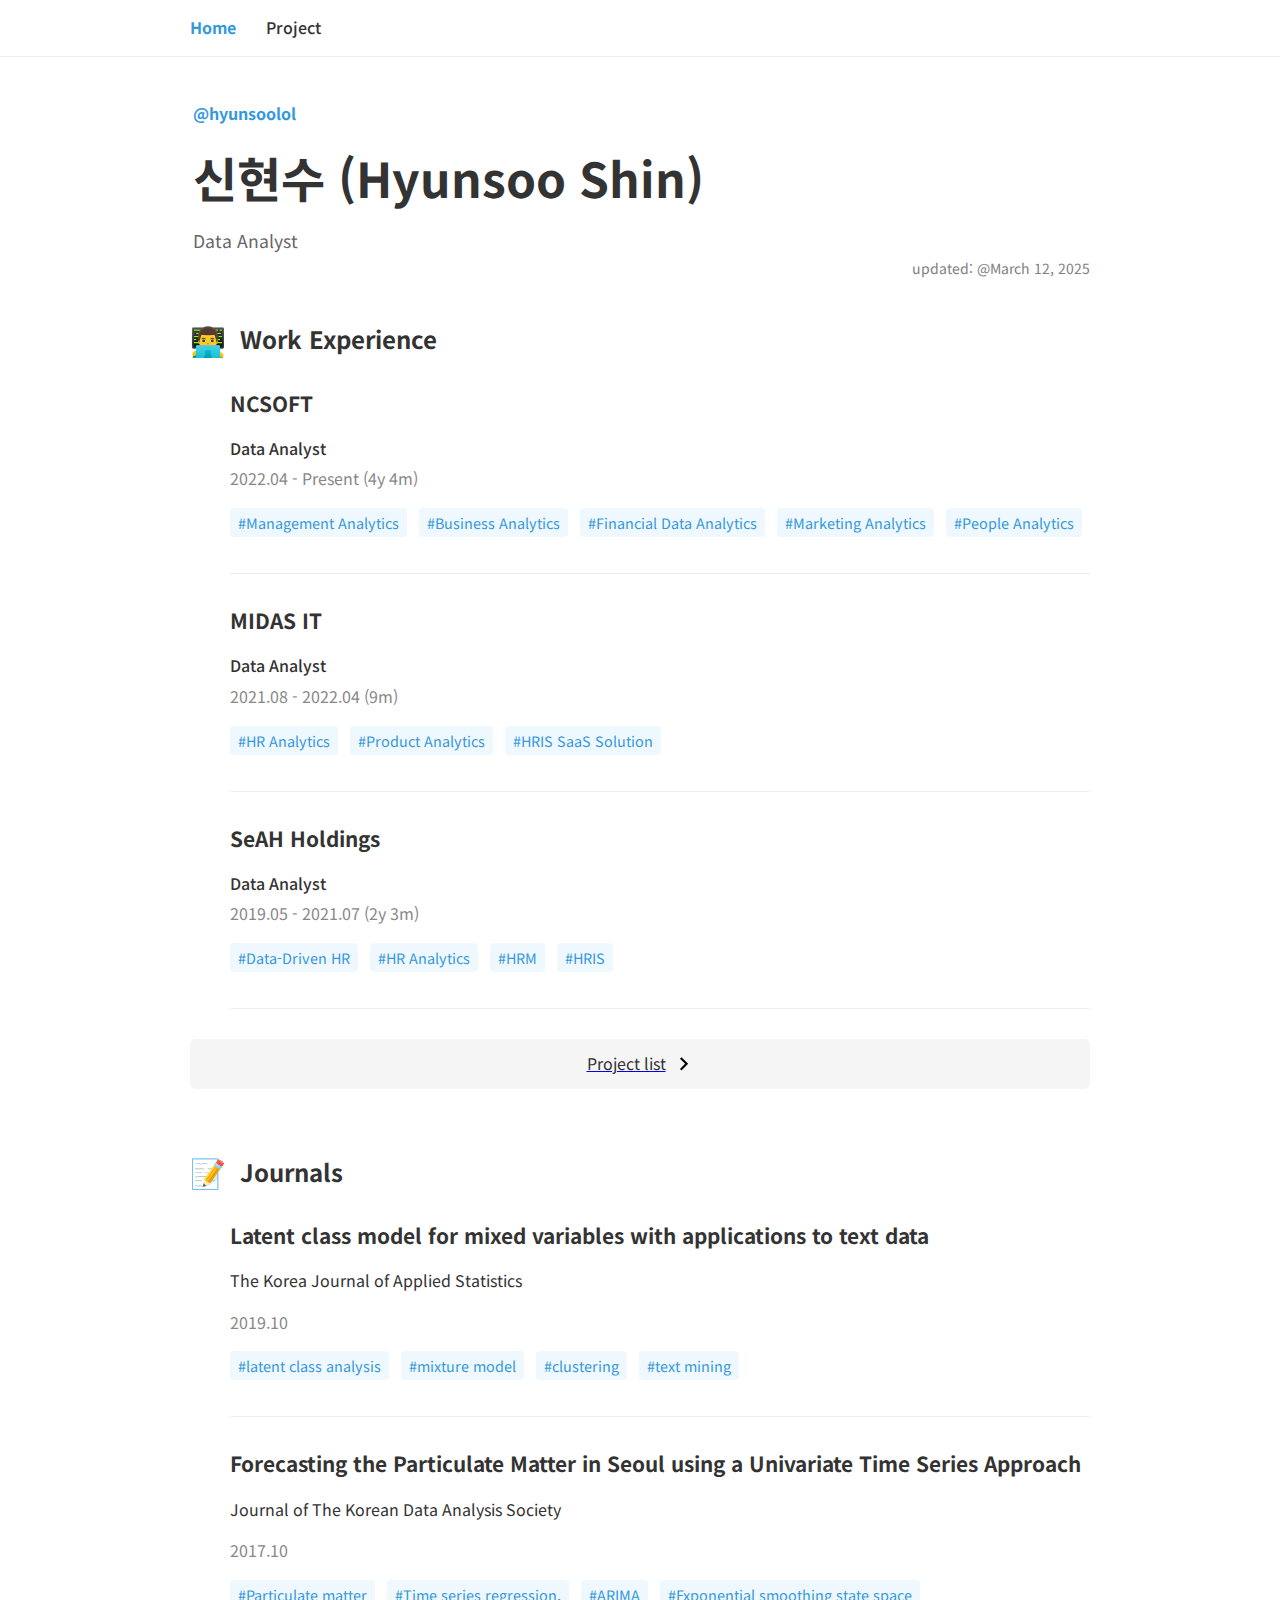
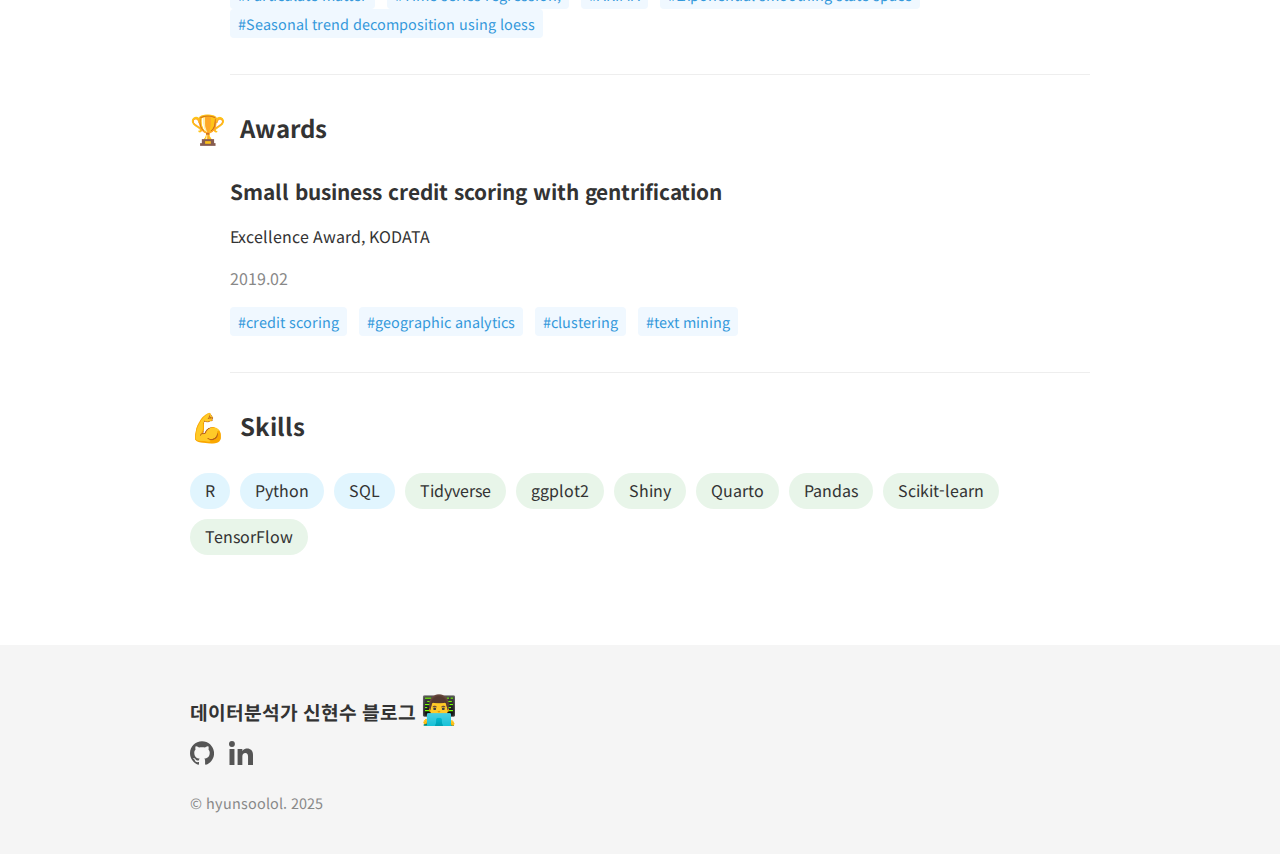
<file: index.html>
<!DOCTYPE html>
 <html lang="ko">
 <head>
   <meta charset="UTF-8">
   <meta name="viewport" content="width=device-width, initial-scale=1.0">
   <title>데이터분석가 신현수 블로그 👨‍💻 </title>
   <meta name="description" content="Welcome to my personal blog">
 
   <!-- SEO Meta Tags -->
   <meta itemprop="name" content="데이터분석가 신현수 블로그 👨‍💻">
   <meta itemprop="description" content="Welcome to my personal blog">
 
   <!-- Open Graph / Facebook -->
   <meta property="og:type" content="website">
   <meta property="og:title" content="데이터분석가 신현수 블로그 👨‍💻">
   <meta property="og:description" content="Welcome to my personal blog">
   <meta property="og:image" content="/meta/cover.png">
 
   <!-- Twitter Meta Tags -->
   <meta name="twitter:card" content="summary_large_image">
   <meta name="twitter:title" content="데이터분석가 신현수 블로그 👨‍💻">
   <meta name="twitter:description" content="Welcome to my personal blog">
   <meta name="twitter:image" content="/meta/cover.png">
   
   <!-- CSS -->
   <link rel="stylesheet" href="styles.css">
   <link rel="preconnect" href="https://fonts.googleapis.com">
   <link rel="preconnect" href="https://fonts.gstatic.com" crossorigin>
   <link href="https://fonts.googleapis.com/css2?family=Noto+Sans+KR:wght@300;400;500;600;700&display=swap" rel="stylesheet">
 
    <!-- Google Analytics -->
   <script async src="https://www.googletagmanager.com/gtag/js?id=G-G93YP5KK16"></script>
   <script>
     window.dataLayer = window.dataLayer || [];
     function gtag(){dataLayer.push(arguments);}
     gtag('js', new Date());
 
     gtag('config', 'G-G93YP5KK16');
   </script>
   
   <!-- ✅ 재직 기간 -->
   <script>
     function calculateTenure(startYear, startMonth) {
         const startDate = new Date(startYear, startMonth - 2); // 월은 0부터 시작
         const today = new Date();
         
         let years = today.getFullYear() - startDate.getFullYear();
         let months = today.getMonth() - startDate.getMonth();
   
         if (months < 0) {
             years--;
             months += 12;
         }
   
         return `${years}y ${months}m`;
     }
   
     document.addEventListener("DOMContentLoaded", function() {
         document.getElementById("ncsoft-tenure").textContent = calculateTenure(2022, 4);
     });
   </script>
   
 </head>
 <body>
   <nav class="nav">
     <div class="nav-container">
       <ul>
         <li class="transition"><a href="index" class="active">Home</a></li>
         <li class="transition"><a href="project">Project</a></li>
       </ul>
     </div>
   </nav>
   
   <main>
     <div class="intro-animation">
       <section class="explanation">
         <table>
           <tr>
             <td rowspan="3"></td>
             <td><span class="primary">@hyunsoolol</span></td>
           </tr>
           <tr>
             <td><h1 class="intro">신현수 (Hyunsoo Shin)</h1></td>
           </tr>
           <tr>
             <td class="description">Data Analyst</td>
           </tr>
         </table>
         <td class="description">
           <span class="updated">updated: @March 12, 2025</span>
         </td>
       </section>
       </tr>
     </div>
 
     <div class="loading-animation">
       <section class="resume">
         <div class="resume-info">
           <p class="second-label">
             <span class="label-emoji">👨‍💻</span>
             &nbsp; Work Experience
           </p>
         </div>
         <ul>
           <div class="workplace-wrap">
             <li class="workplace">
               <p class="workplace-name">
                 <a target="_blank" href="http://www.ncsoft.com" class="transition">NCSOFT</a>
               </p>
               <div class="work-info">
                 <p class="work-role">Data Analyst</p>
                 <p class="work-sub-info">2022.04 - Present (<span id="ncsoft-tenure"></span>)</p>
                 <p class="work-skill">
                   <span>#Management Analytics</span>
                   <span>#Business Analytics</span>
                   <span>#Financial Data Analytics</span>
                   <span>#Marketing Analytics</span>
                   <span>#People Analytics</span>
                 </p>
               </div>
             </li>
           </div>
           <div class="workplace-wrap">
             <li class="workplace">
               <p class="workplace-name">
                 <a target="_blank" href="http://www.midasit.com" class="transition">MIDAS IT</a>
               </p>
               <div class="work-info">
                 <p class="work-role">Data Analyst</p>
                 <p class="work-sub-info">2021.08 - 2022.04 (9m)</p>
                 <p class="work-skill">
                   <span>#HR Analytics</span>
                   <span>#Product Analytics</span>
                   <span>#HRIS SaaS Solution</span>
                 </p>
               </div>
             </li>
           </div>
           <div class="workplace-wrap">
             <li class="workplace">
               <p class="workplace-name">
                 <a target="_blank" href="http://www.seahholdings.co.kr" class="transition">SeAH Holdings</a>
               </p>
               <div class="work-info">
                 <p class="work-role">Data Analyst</p>
                 <p class="work-sub-info">2019.05 - 2021.07 (2y 3m)</p>
                 <p class="work-skill">
                   <span>#Data-Driven HR</span>
                   <span>#HR Analytics</span>
                   <span>#HRM</span>
                   <span>#HRIS</span>
                 </p>
               </div>
             </li>
           </div>
           <!-- Add more workplace entries as needed -->
         </ul>
 
         <a href="project" class="transition">
           <div class="view-all-projects transition">
               <span>Project list</span>
               <svg id="Layer_1" data-name="Layer 1" xmlns="http://www.w3.org/2000/svg" viewBox="0 0 24 24"><defs><style>.cls-1{fill:none;}</style></defs><path d="M7.2,17.9l6.1-6.1L7.2,5.6,9,3.8l8,8-8,8Z" /><path class="cls-1" d="M.1-.2h24v24H.1Z" /></svg>
           </div>
       </a>
   
       </section>
 
       <section class="journals">
         <div class="journals-info">
           <p class="second-label">
             <span class="label-emoji">📝</span>
             &nbsp; Journals
           </p>
         </div>
         <ul>
           <div class="journals-wrap">
             <li class="journals">
               <p class="journals-name">
                 <a target="_blank" href="https://koreascience.or.kr/article/JAKO201910861318138.pdf" class="transition">Latent class model for mixed variables with applications to text data</a>
               </p>
               <div class="journals-info">
                 <p class="journals-place">The Korea Journal of Applied Statistics</p>
                 <p class="journals-sub-info">2019.10</p>
                 <p class="journals-skill">
                   <span>#latent class analysis</span>
                   <span>#mixture model</span>
                   <span>#clustering</span>
                   <span>#text mining</span>
                 </p>
               </div>
             </li>
           </div>
           <div class="journals-wrap">
             <li class="journals">
               <p class="journals-name">
                 <a target="_blank" href="https://www.kci.go.kr/kciportal/ci/sereArticleSearch/ciSereArtiView.kci?sereArticleSearchBean.artiId=ART002280834" class="transition">Forecasting the Particulate Matter in Seoul using a Univariate Time Series Approach</a>
               </p>
               <div class="journals-info">
                 <p class="journals-place">Journal of The Korean Data Analysis Society</p>
                 <p class="journals-sub-info">2017.10</p>
                 <p class="journals-skill">
                   <span>#Particulate matter</span>
                   <span>#Time series regression,</span>
                   <span>#ARIMA</span>
                   <span>#Exponential smoothing state space</span>
                   <span>#Seasonal trend decomposition using loess</span>
                 </p>
               </div>
             </li>
           </div>
           <!-- Add more workplace entries as needed -->
         </ul>
         <section class="award">
           <div class="award-info">
             <p class="second-label">
               <span class="label-emoji">🏆</span>
               &nbsp; Awards
             </p>
           </div>
           <ul>
             <div class="award-wrap">
               <li class="award">
                 <p class="award-name">
                   <a target="_blank" href="http://koreaict.or.kr/kicta/html/bodo_view.asp?idx=348&page=4&keyword1=&keyword2=" class="transition">Small business credit scoring with gentrification</a>
                 </p>
                 <div class="award-info">
                   <p class="award-place">Excellence Award, KODATA</p>
                   <p class="award-sub-info">2019.02</p>
                   <p class="award-skill">
                     <span>#credit scoring</span>
                     <span>#geographic analytics</span>
                     <span>#clustering</span>
                     <span>#text mining</span>
                   </p>
                 </div>
               </li>
             </div>
             <!-- Add more workplace entries as needed -->
           </ul>
 
       <section class="skill">
         <div class="resume-info">
           <p class="second-label">
             <span class="label-emoji">💪</span>
             &nbsp; Skills
           </p>
         </div>
         <ul>
           <!-- 프레임워크 -->
           <li class="skill_name framework"><span>R</span></li>
           <li class="skill_name framework"><span>Python</span></li>
           <li class="skill_name framework"><span>SQL</span></li>
           <!-- 프로그래밍 언어 -->
           <li class="skill_name language"><span>Tidyverse</span></li>
           <li class="skill_name language"><span>ggplot2</span></li>
           <li class="skill_name language"><span>Shiny</span></li>
           <li class="skill_name language"><span>Quarto</span></li>
           <li class="skill_name language"><span>Pandas</span></li>
           <li class="skill_name language"><span>Scikit-learn</span></li>
           <li class="skill_name language"><span>TensorFlow</span></li>
           <!-- Add more skills as needed -->
         </ul>
       </section>
     </div>
   </main>
   
   <footer>
     <address class="footer_wrap">
       <div class="information">
         <div class="myname">데이터분석가 신현수 블로그
           <span class="label-emoji">👨‍💻</span>
         </div>
         <div class="accounts">
           <a href="http://github.com/hyunsoolol" target="_blank" class="transition">
             <svg viewBox="0 0 32.6 31.8">
               <path fill-rule="evenodd" clip-rule="evenodd" d="M16.3,0C7.3,0,0,7.3,0,16.3c0,7.2,4.7,13.3,11.1,15.5c0.8,0.1,1.1-0.4,1.1-0.8c0-0.4,0-1.4,0-2.8c-4.5,1-5.5-2.2-5.5-2.2c-0.7-1.9-1.8-2.4-1.8-2.4c-1.5-1,0.1-1,0.1-1c1.6,0.1,2.5,1.7,2.5,1.7c1.5,2.5,3.8,1.8,4.7,1.4c0.1-1.1,0.6-1.8,1-2.2c-3.6-0.4-7.4-1.8-7.4-8.1c0-1.8,0.6-3.2,1.7-4.4C7.4,10.7,6.8,9,7.7,6.8c0,0,1.4-0.4,4.5,1.7c1.3-0.4,2.7-0.5,4.1-0.5c1.4,0,2.8,0.2,4.1,0.5c3.1-2.1,4.5-1.7,4.5-1.7c0.9,2.2,0.3,3.9,0.2,4.3c1,1.1,1.7,2.6,1.7,4.4c0,6.3-3.8,7.6-7.4,8c0.6,0.5,1.1,1.5,1.1,3c0,2.2,0,3.9,0,4.5c0,0.4,0.3,0.9,1.1,0.8c6.5-2.2,11.1-8.3,11.1-15.5C32.6,7.3,25.3,0,16.3,0z"></path>
             </svg>
           </a>
           <a href="http://www.linkedin.com/in/hyunsoolol/" target="_blank" class="transition">
             <svg viewBox="0 0 38.3 38.3">
               <rect x="0.8" y="12.8" width="7.9" height="25.5"></rect>
               <ellipse cx="4.7" cy="4.7" rx="4.7" ry="4.7"></ellipse>
               <path d="M21.3,24.9c0-3.6,1.7-5.7,4.8-5.7c2.9,0,4.3,2.1,4.3,5.7c0,3.7,0,13.4,0,13.4h7.9c0,0,0-9.3,0-16.2c0-6.8-3.9-10.1-9.3-10.1s-7.7,4.2-7.7,4.2v-3.4h-7.6v25.5h7.6C21.3,38.3,21.3,28.8,21.3,24.9z"></path>
             </svg>
           </a>
         </div>
       </div>
       <div class="copyright">
         <span>&copy; hyunsoolol. <time datetime="2025-03-11">2025</time></span>
       </div>    
     </address>
   </footer>
 </body>
 </html>
</file>
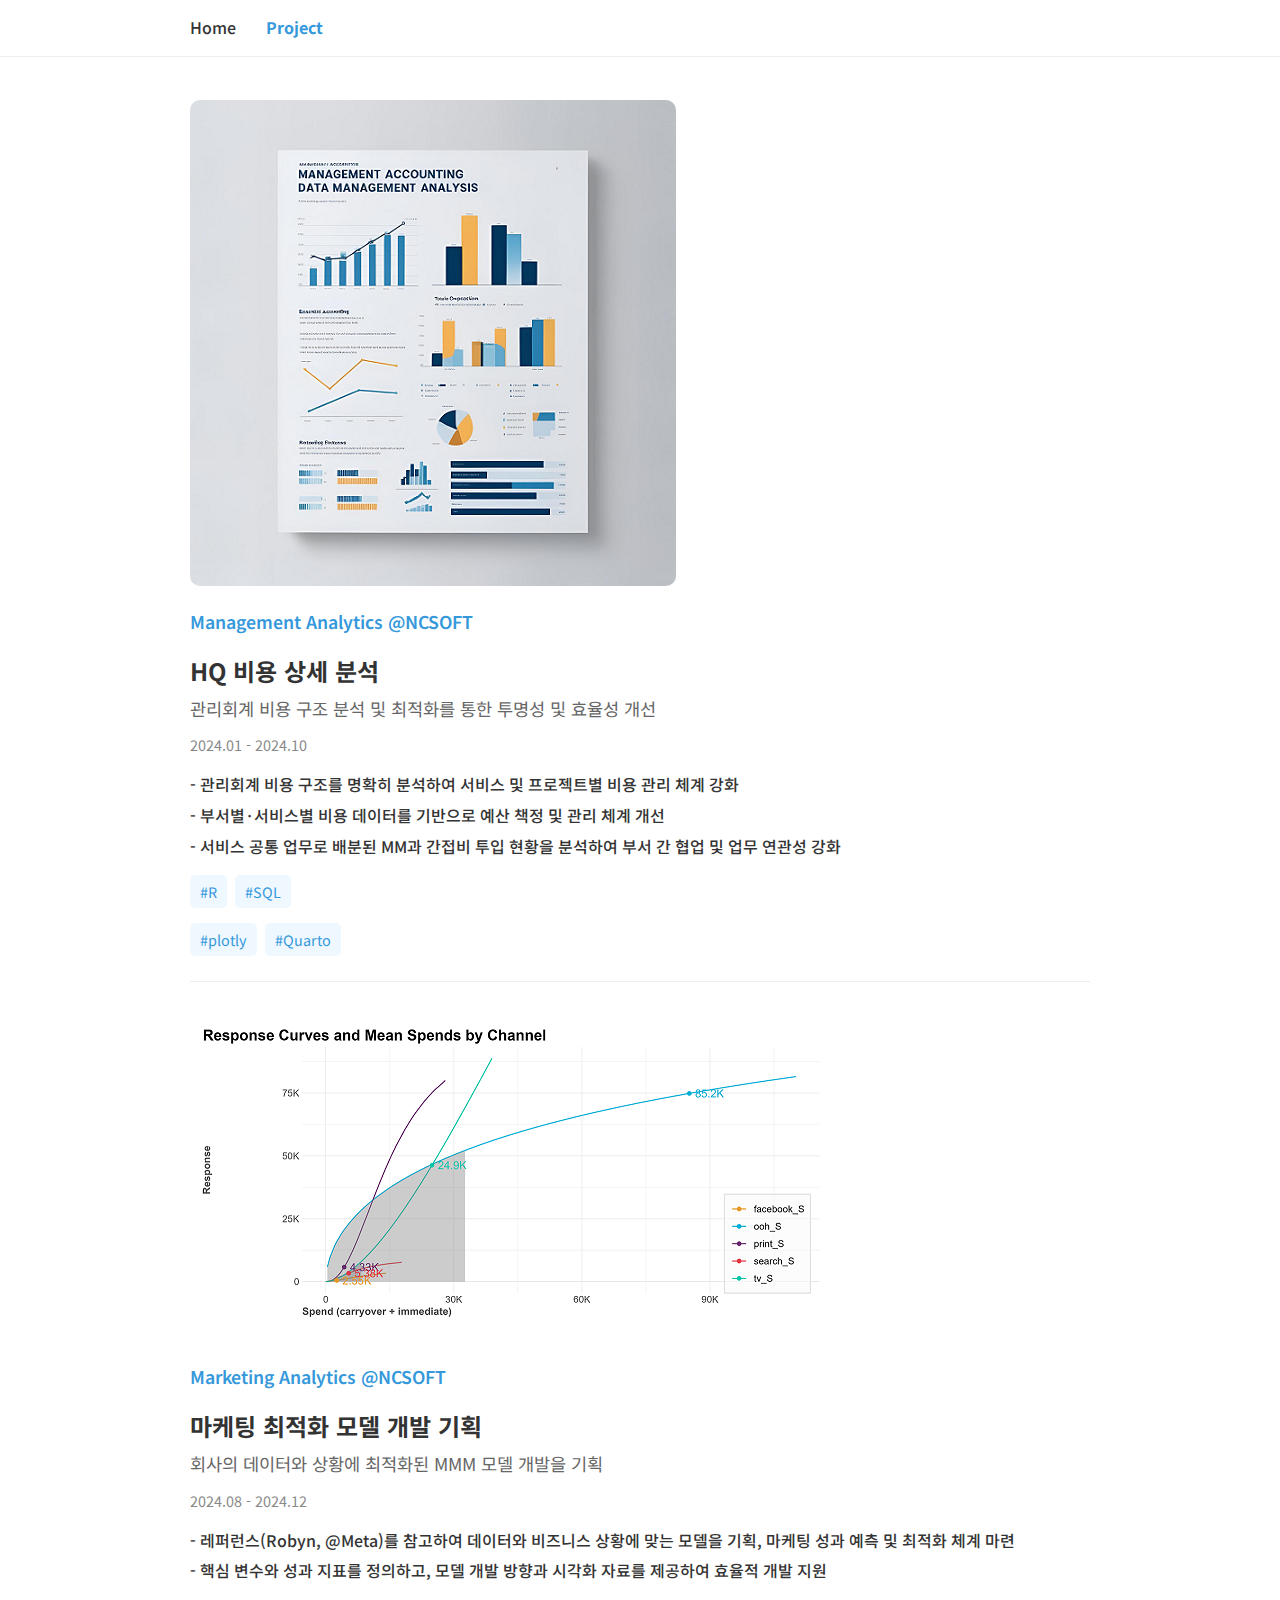
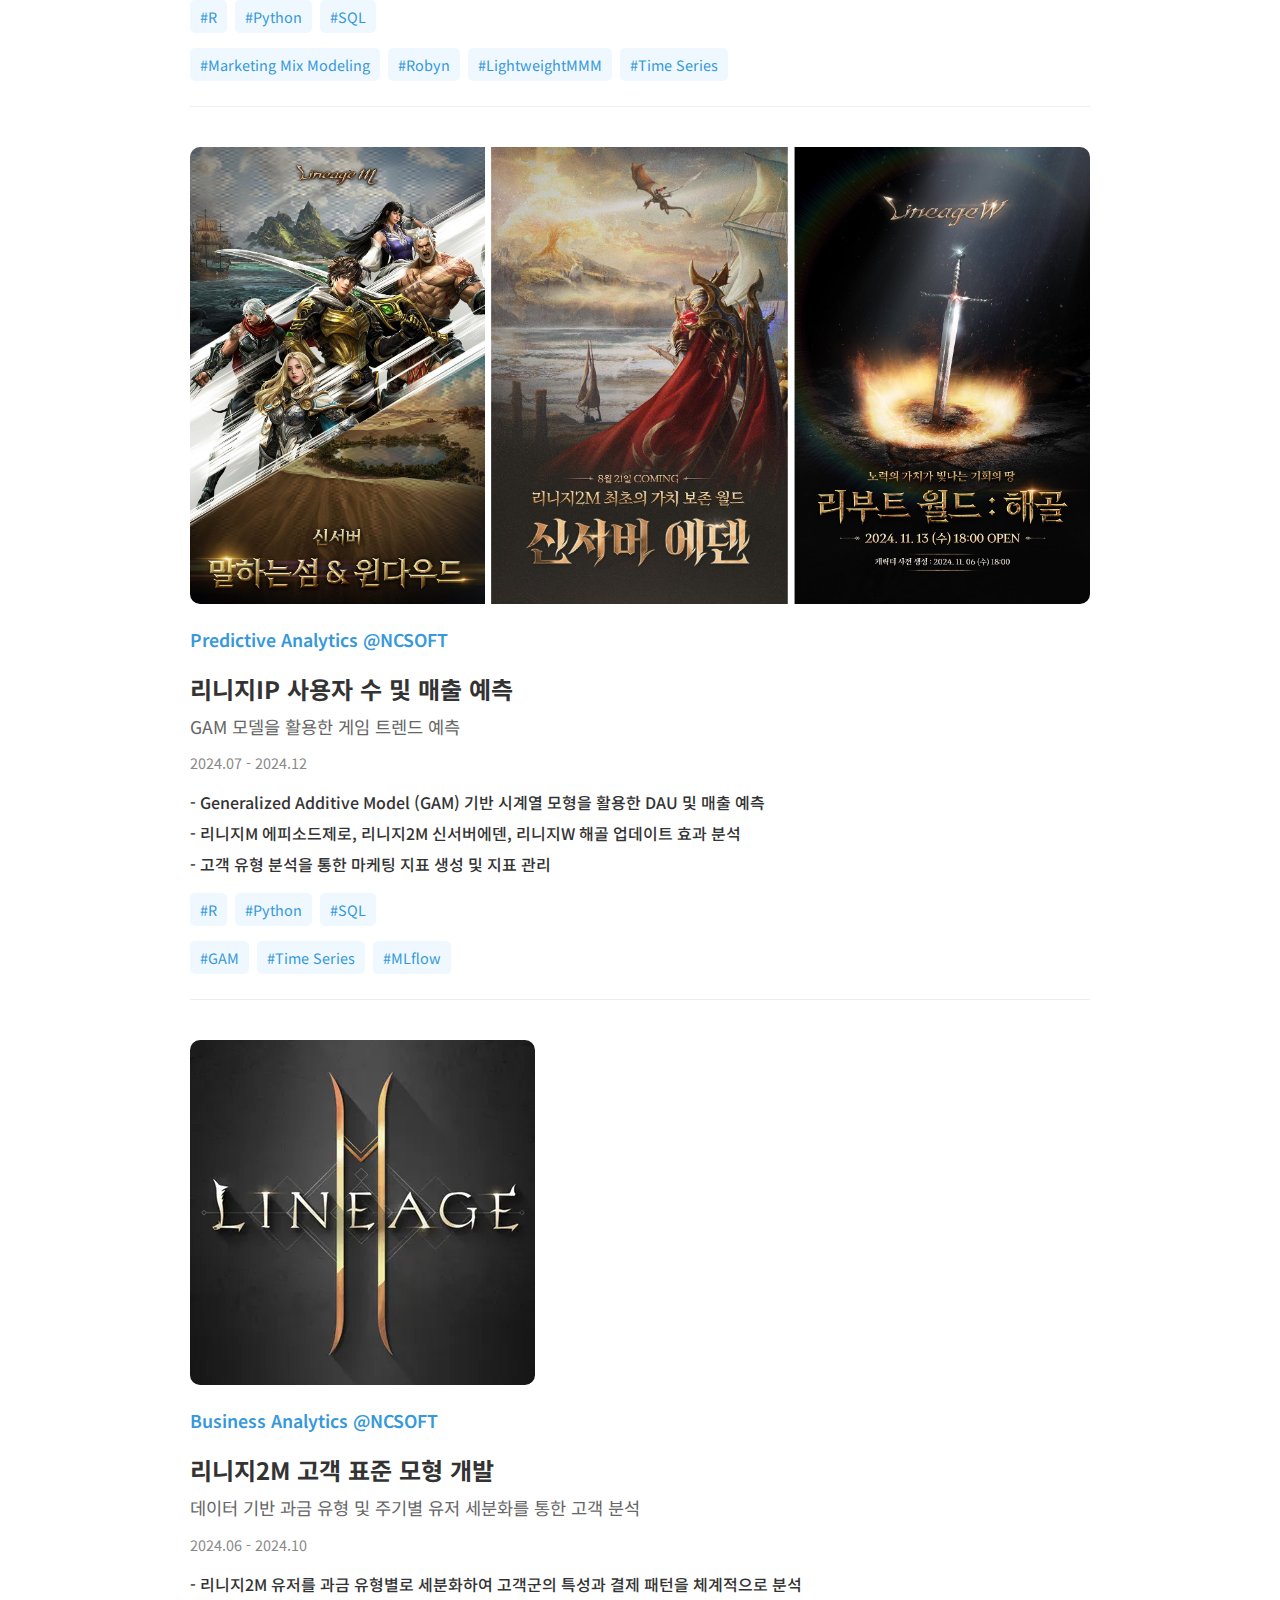
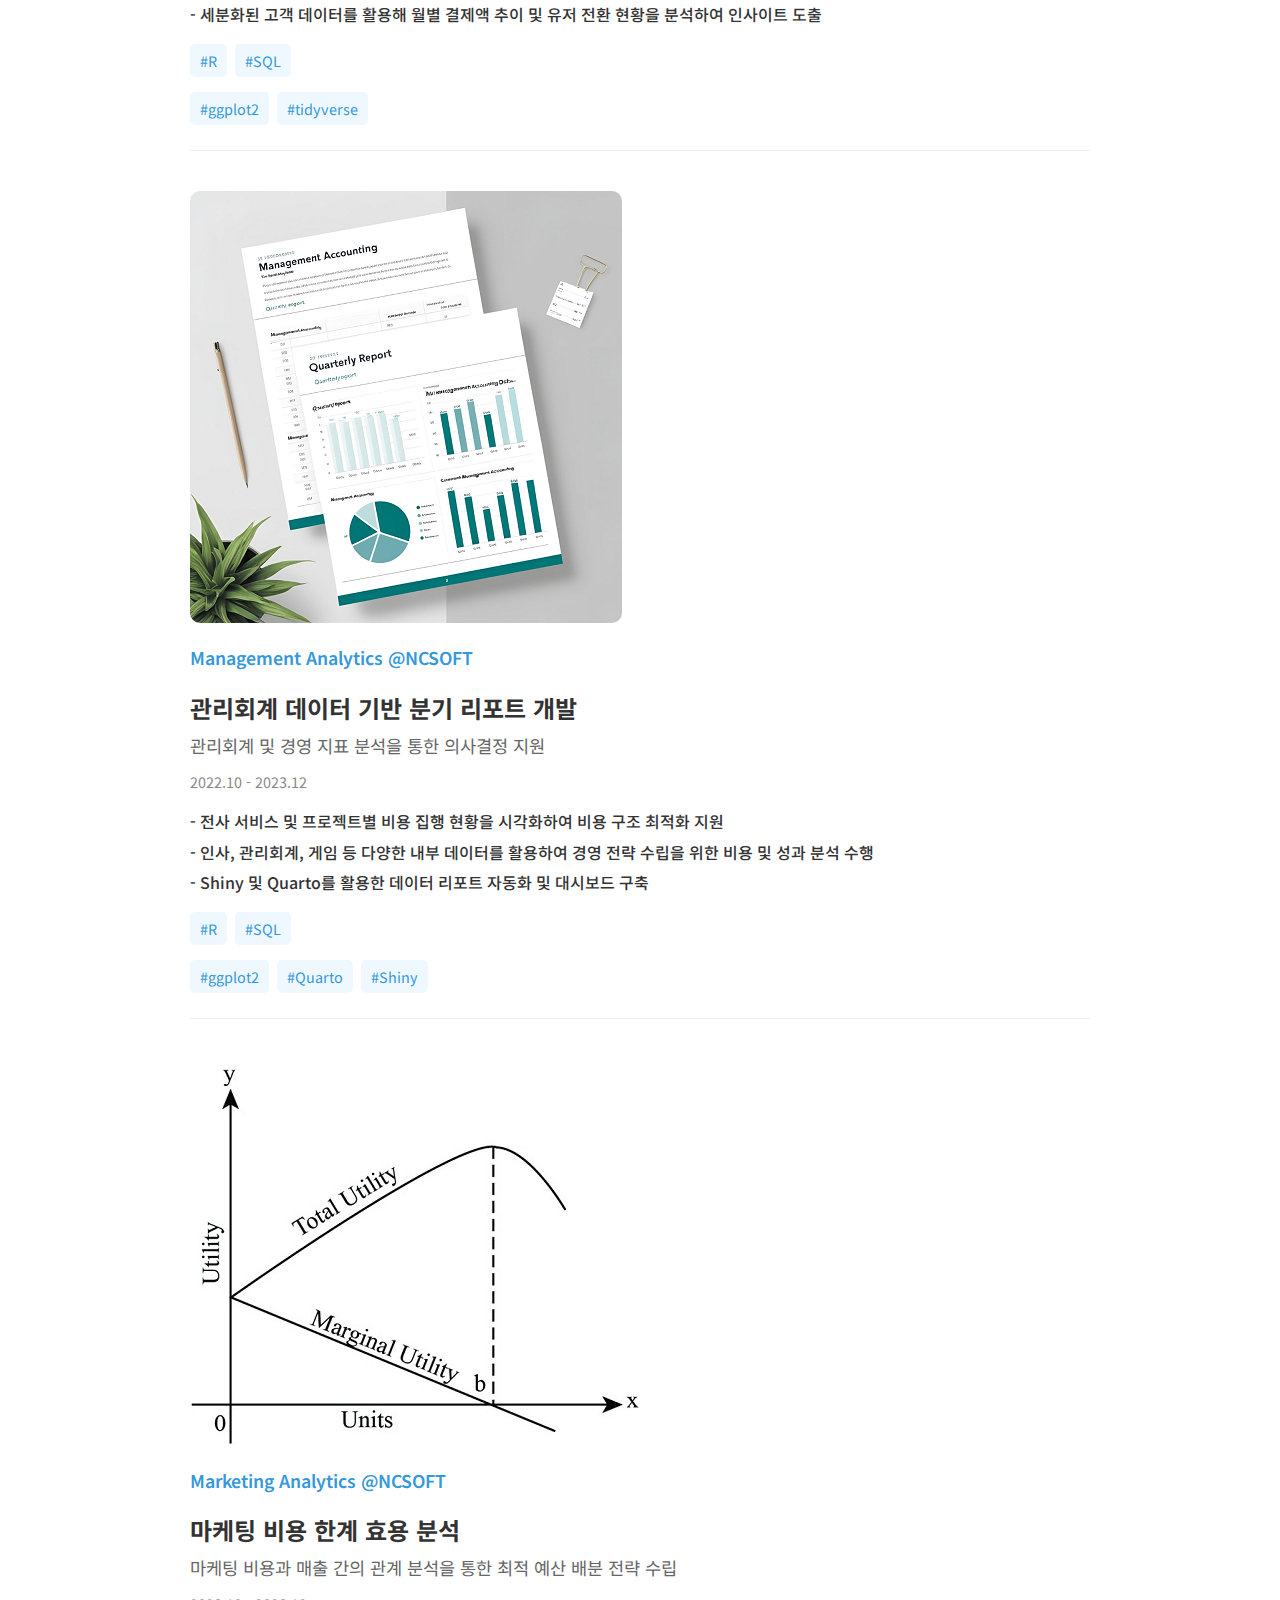
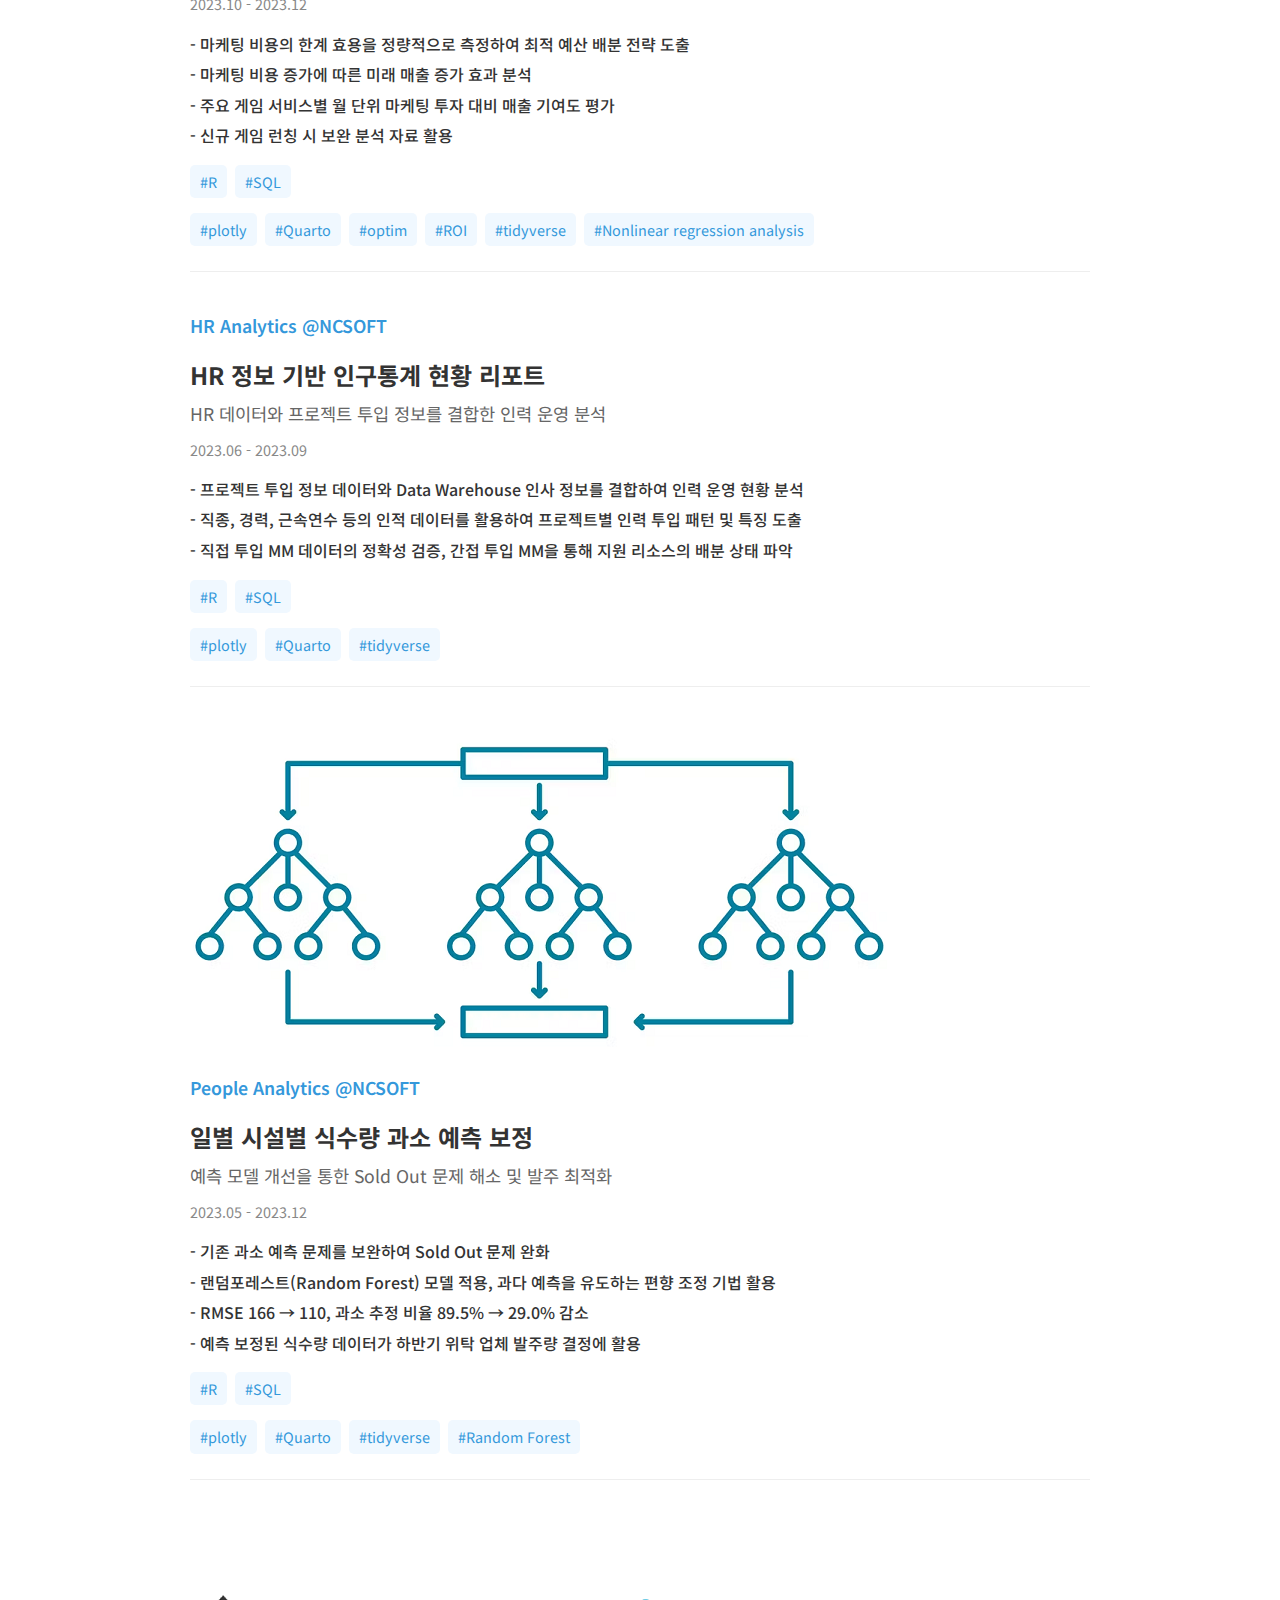
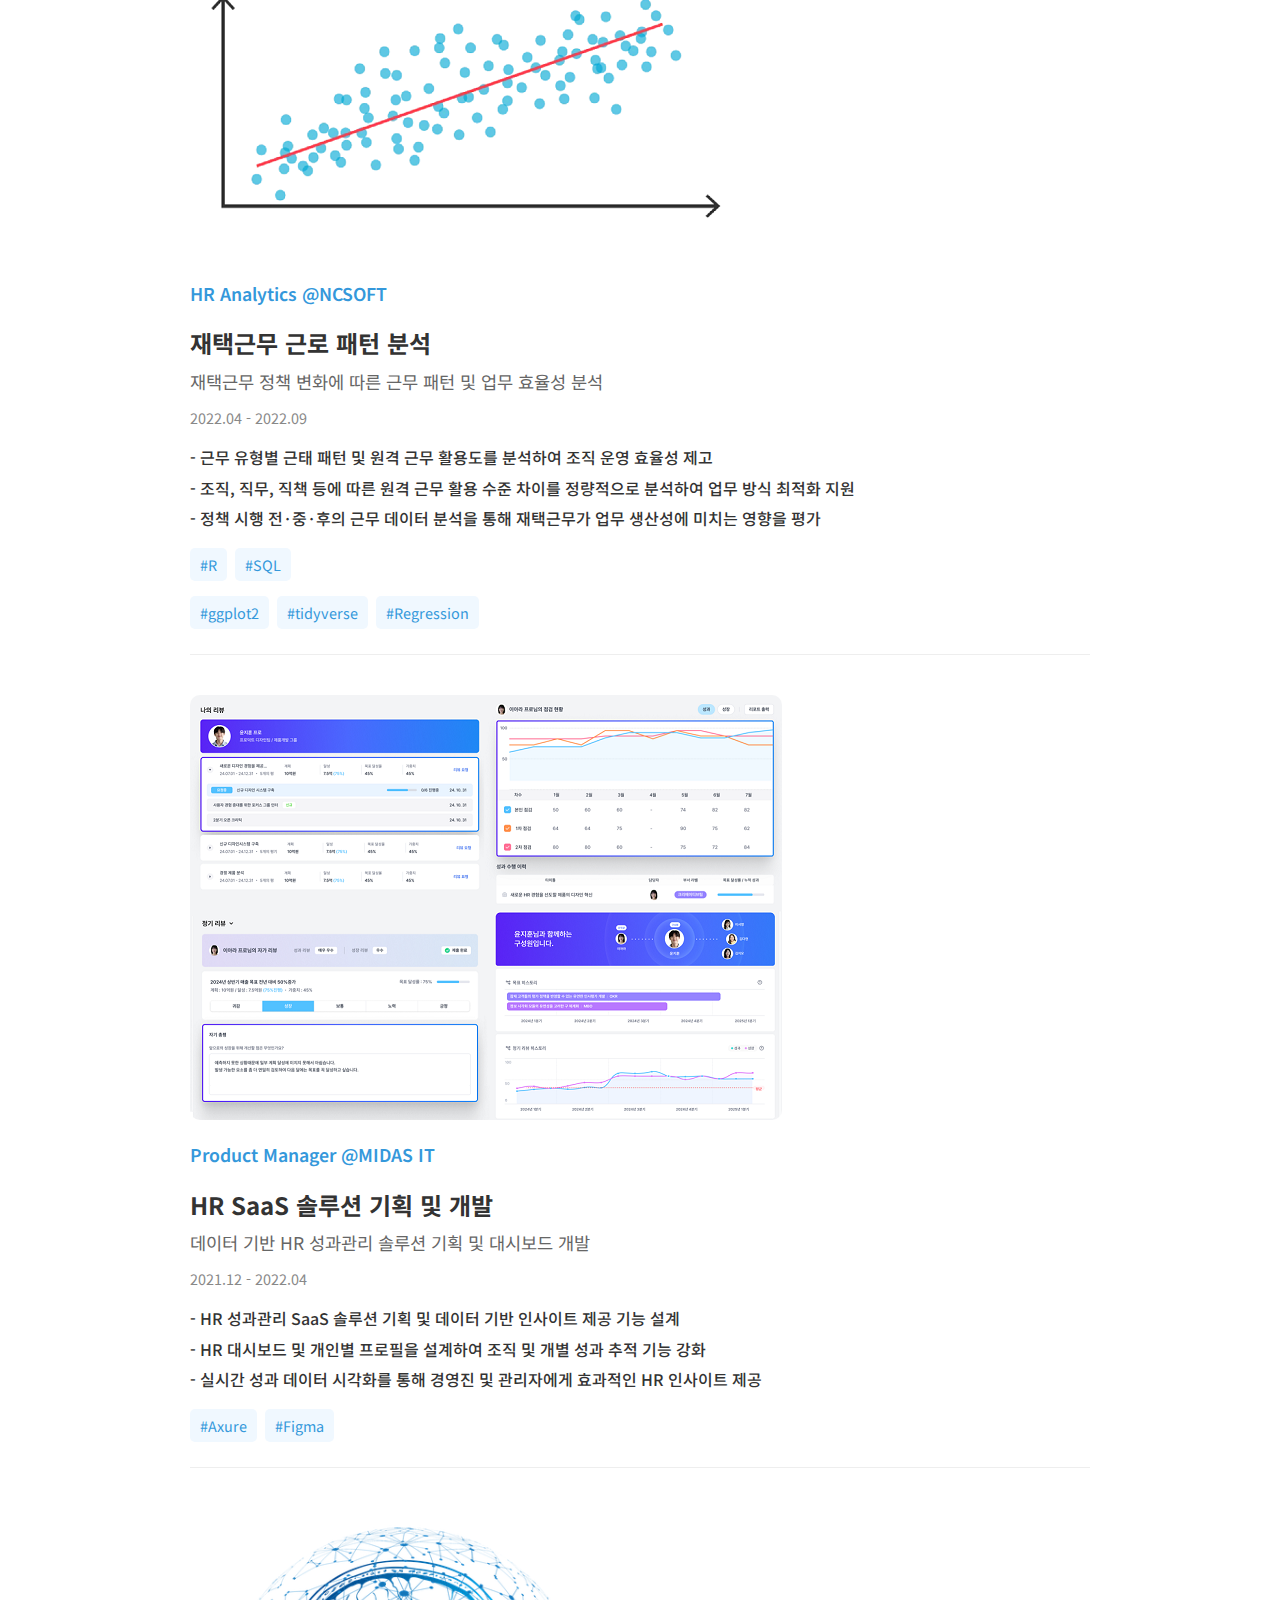
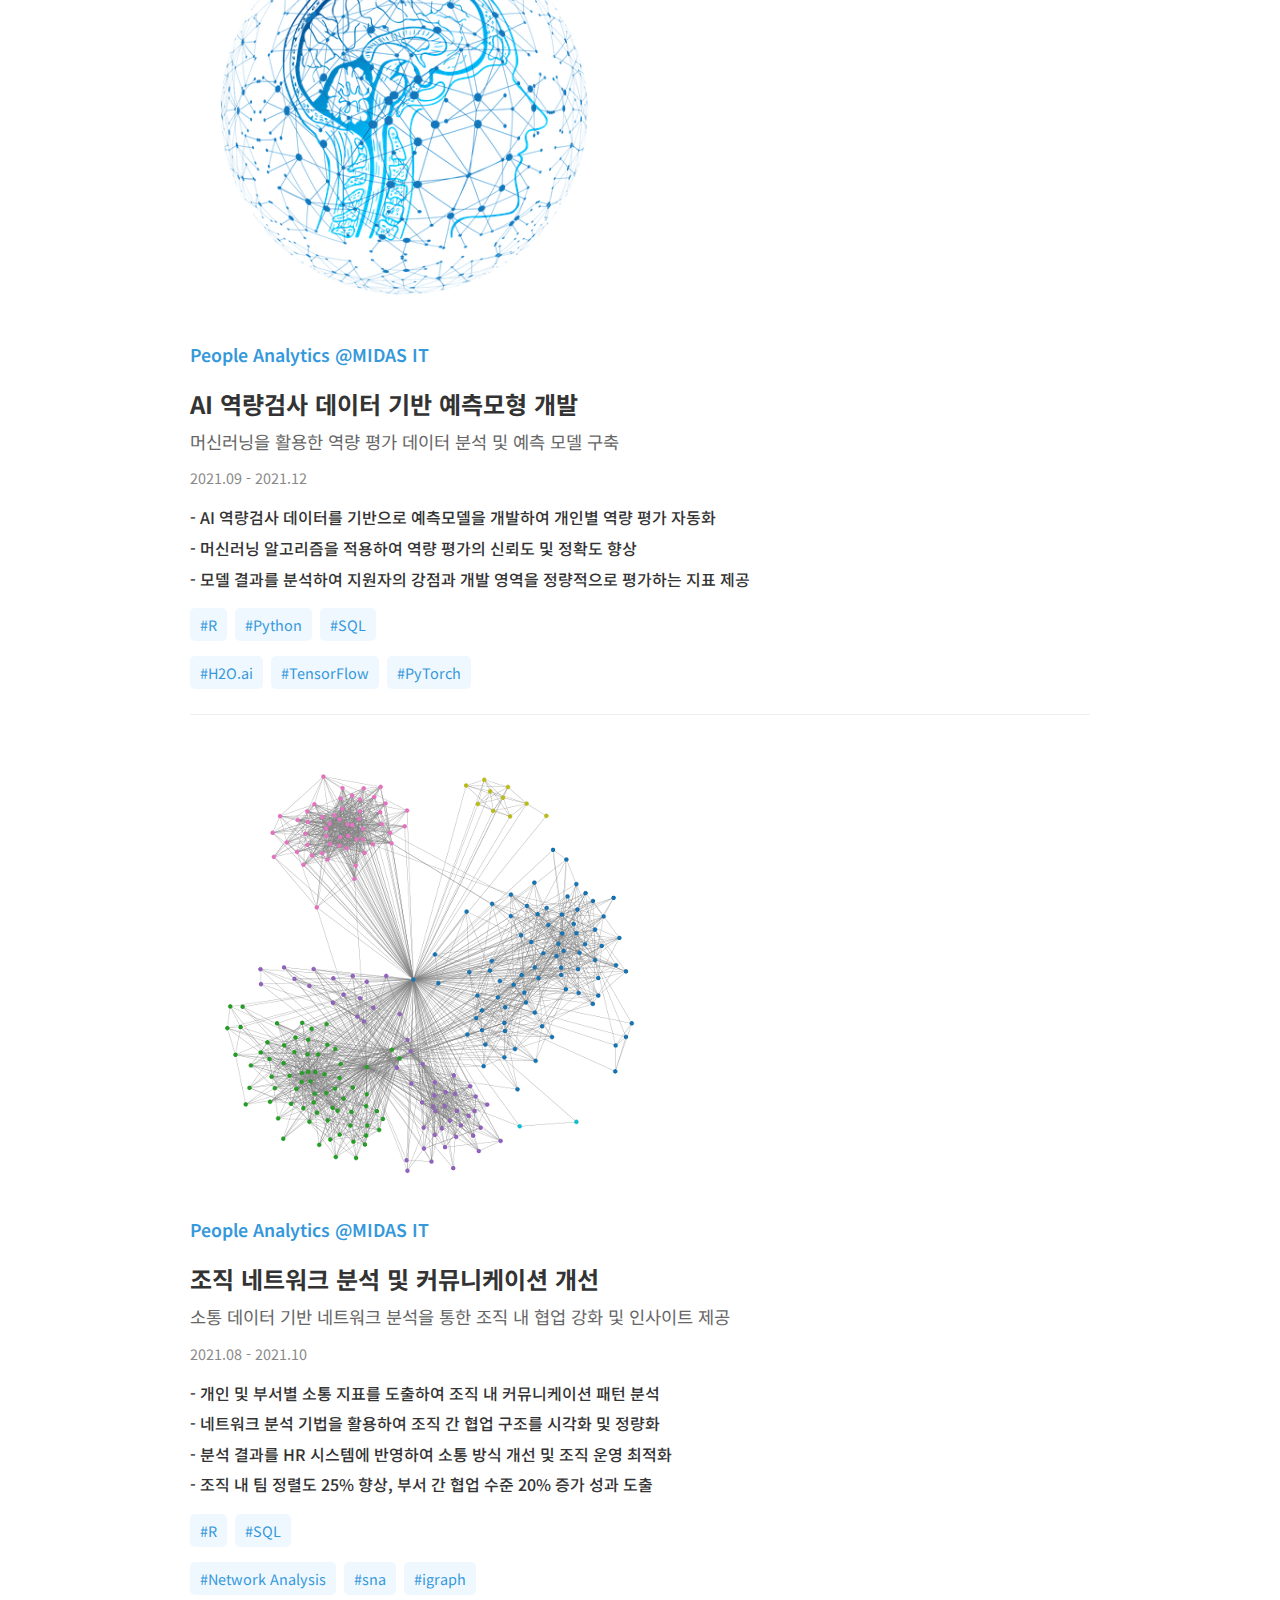
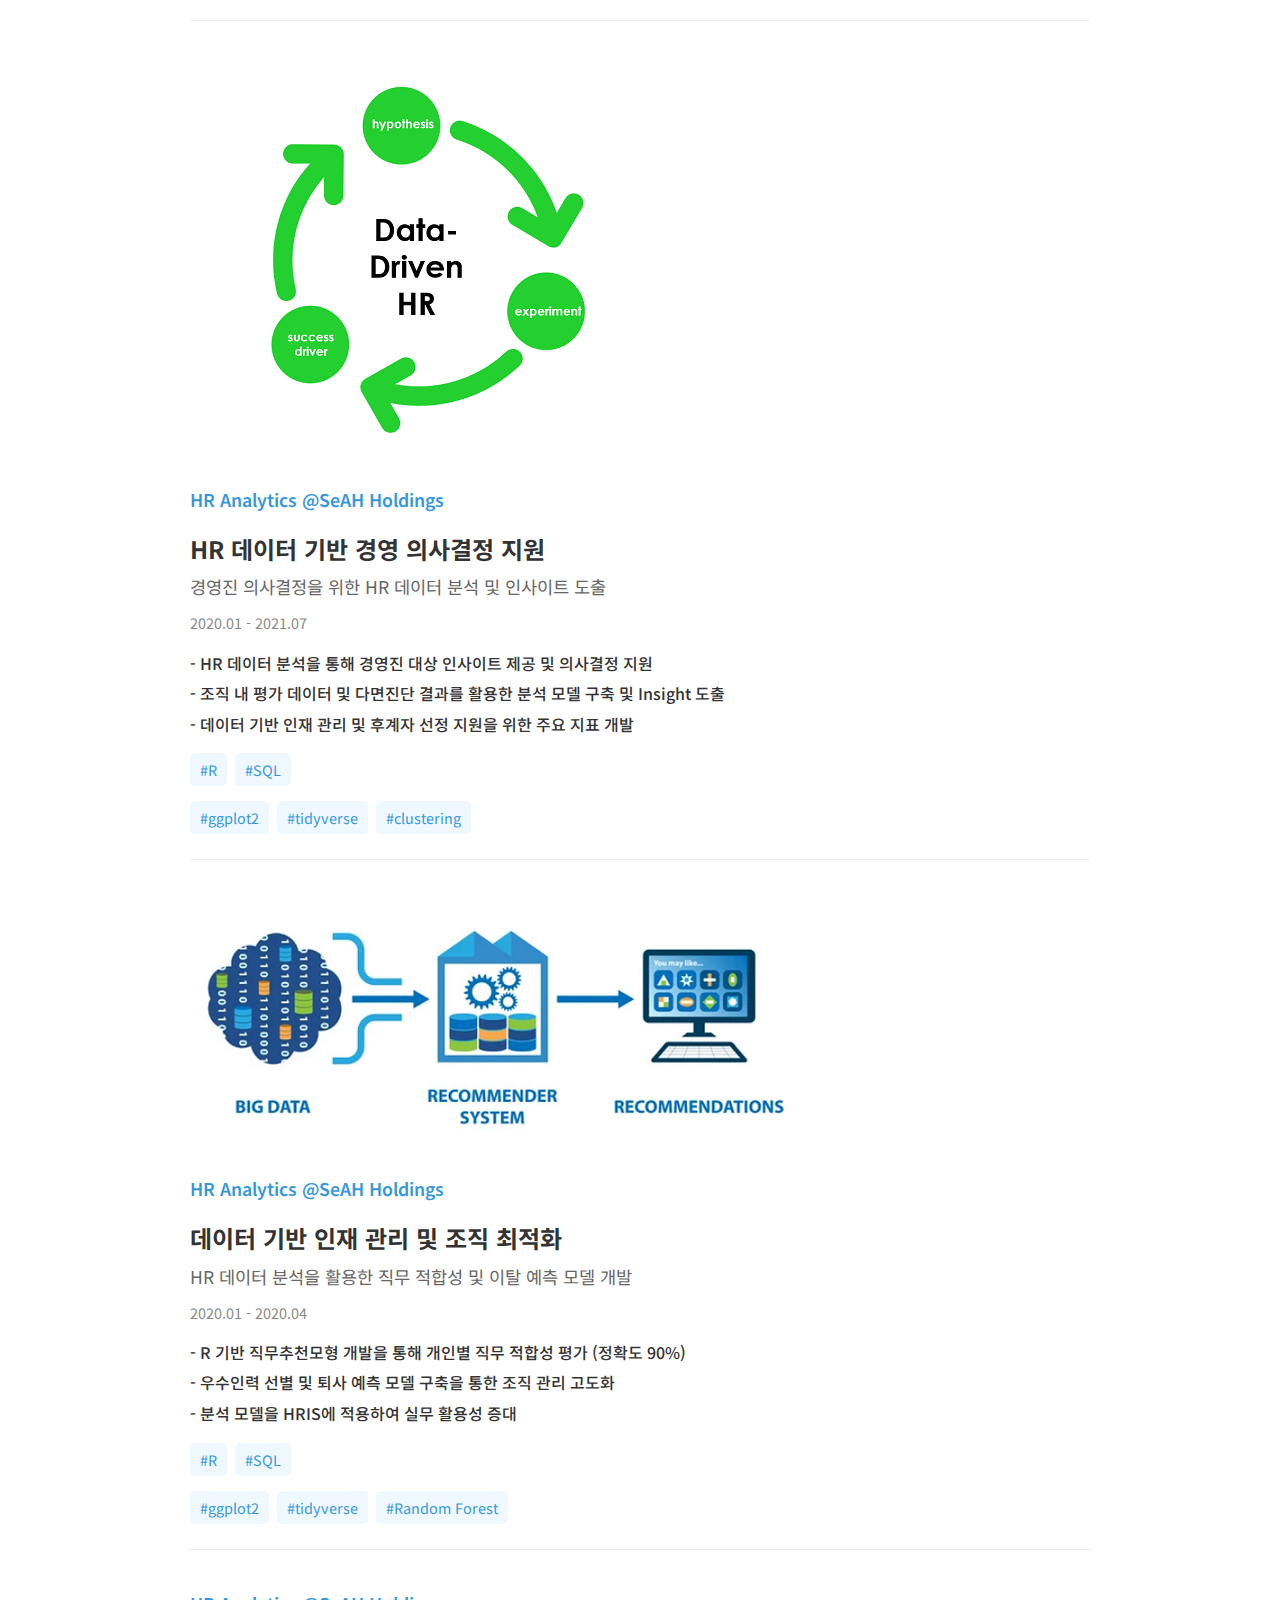
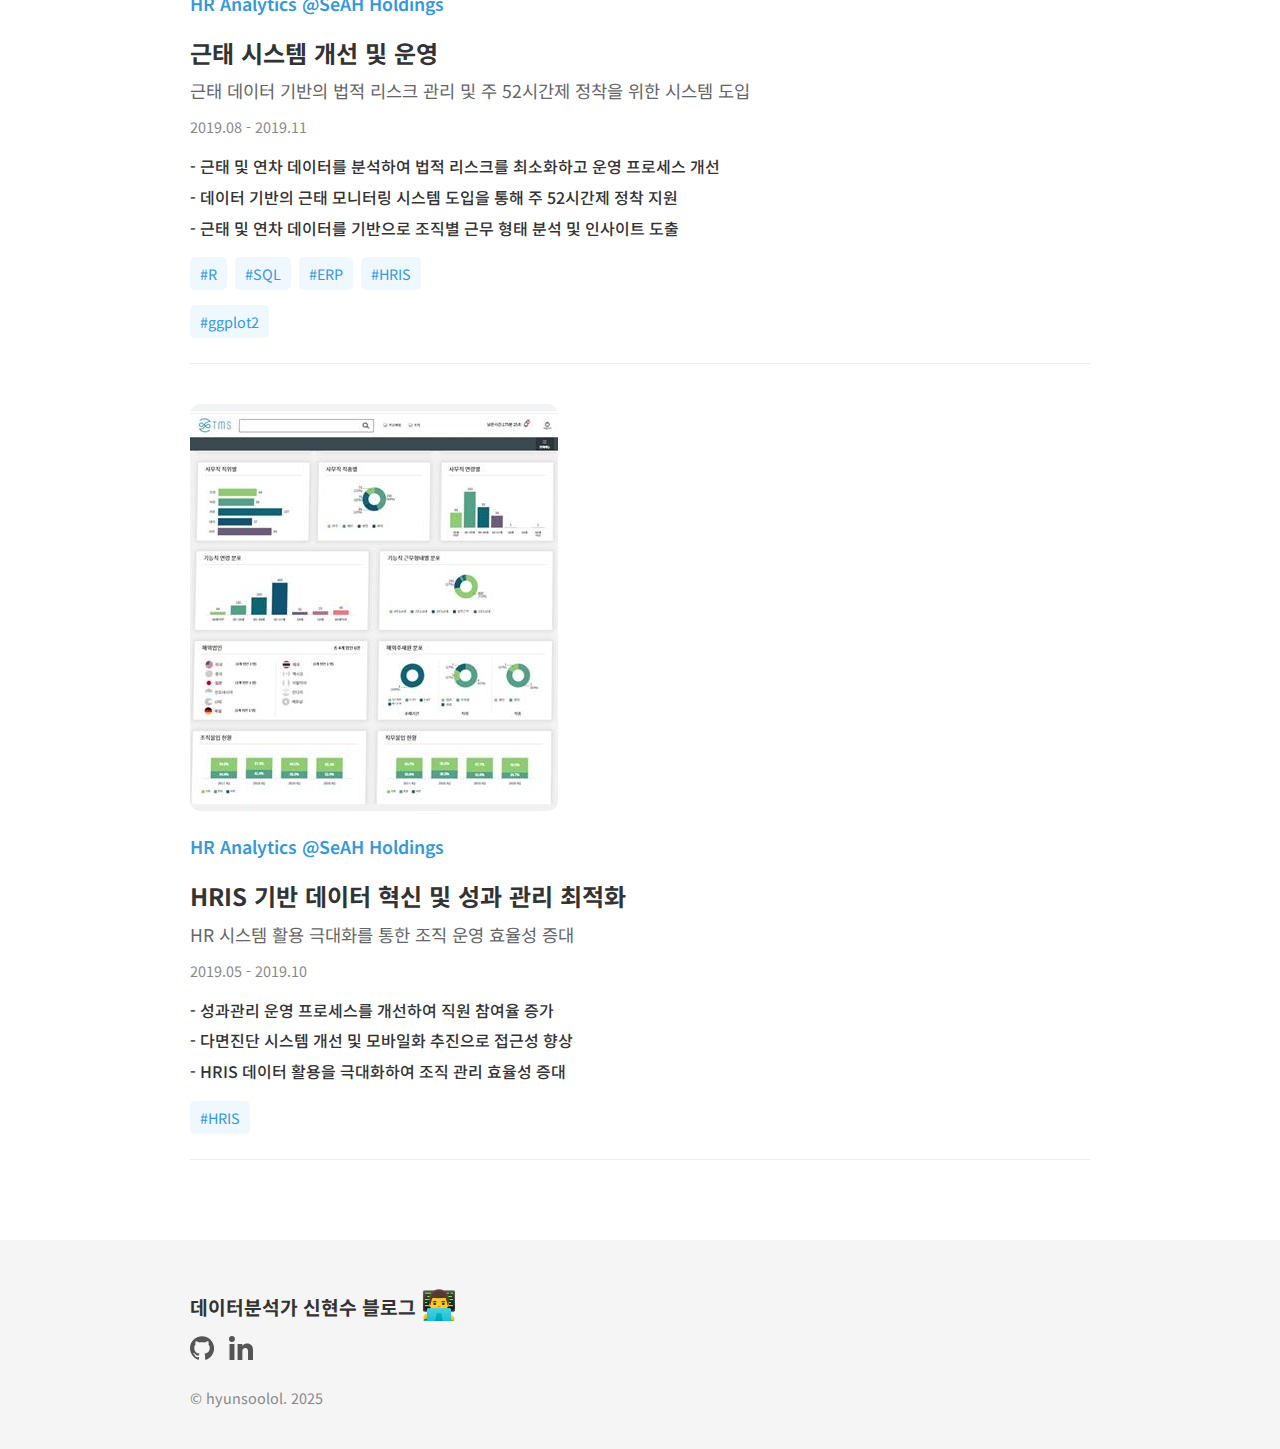
<file: project.html>
<!DOCTYPE html>
<html lang="ko">
<head>
  <meta charset="UTF-8">
  <meta name="viewport" content="width=device-width, initial-scale=1.0">
  
  <title>Project | Data Analysis Projects</title>
  <meta name="description" content="Data Analyst Portfolio">

  <!-- SEO Meta Tags -->
  <meta itemprop="name" content="Project | Data Analysis Projects">
  <meta itemprop="description" content="Data Analyst Portfolio">
  <meta itemprop="image" content="/meta/meta_image.png">

  <!-- Open Graph / Facebook -->
  <meta property="og:type" content="website">
  <meta property="og:title" content="Project | Data Analysis Projects">
  <meta property="og:description" content="Data Analyst Portfolio">
  <meta property="og:image" content="/meta/meta_image.png">

  <!-- Twitter Meta Tags -->
  <meta name="twitter:card" content="summary_large_image">
  <meta name="twitter:title" content="Project | Data Analysis Projects">
  <meta name="twitter:description" content="Data Analyst Portfolio">
  <meta name="twitter:image" content="/meta/meta_image.png">

  <!-- CSS -->
  <link rel="stylesheet" href="styles.css">
  <link rel="preconnect" href="https://fonts.googleapis.com">
  <link rel="preconnect" href="https://fonts.gstatic.com" crossorigin>
  <link href="https://fonts.googleapis.com/css2?family=Noto+Sans+KR:wght@300;400;500;600;700&display=swap" rel="stylesheet">
</head>

<body>

  <nav class="nav">
    <div class="nav-container">
      <ul>
        <li class="transition"><a href="index" class="normal">Home</a></li>
        <li class="transition"><a href="project" class="active">Project</a></li>
      </ul>
    </div>
  </nav>

  <main>
    <div class="project">
      
      <!-- 📌 프로젝트 24-04: NC HQ 비용 상세 분석 -->
      <div class="project-info loading-animation">
        <img class="project-img" src="img/project_2404.png" />
        <div class="project-platform">Management Analytics @NCSOFT</div>
        <h1 class="project-title">HQ 비용 상세 분석</h1>
        <div class="project-description">관리회계 비용 구조 분석 및 최적화를 통한 투명성 및 효율성 개선</div>
        <div class="project-date">2024.01 - 2024.10</div>
        <ul class="project-role">
          <li>- 관리회계 비용 구조를 명확히 분석하여 서비스 및 프로젝트별 비용 관리 체계 강화</li>
          <li>- 부서별·서비스별 비용 데이터를 기반으로 예산 책정 및 관리 체계 개선</li>
          <li>- 서비스 공통 업무로 배분된 MM과 간접비 투입 현황을 분석하여 부서 간 협업 및 업무 연관성 강화</li>
        </ul>
        <span class="project-language radius">
          <div>#R</div>
          <div>#SQL</div>
        </span>
        <span class="project-skill radius">
          <div>#plotly</div>
          <div>#Quarto</div>
        </span>
      </div>

      <!-- 📌 프로젝트 24-03: 마케팅 최적화 모델 개발 기획 -->
      <div class="project-info loading-animation">
        <img class="project-img" src="img/project_2403.png" />
        <div class="project-platform">Marketing Analytics @NCSOFT</div>
        <h1 class="project-title">마케팅 최적화 모델 개발 기획</h1>
        <div class="project-description">회사의 데이터와 상황에 최적화된 MMM 모델 개발을 기획</div>
        <div class="project-date">2024.08 - 2024.12</div>
        <ul class="project-role">
          <li>- 레퍼런스(Robyn, @Meta)를 참고하여 데이터와 비즈니스 상황에 맞는 모델을 기획, 마케팅 성과 예측 및 최적화 체계 마련</li>
          <li>- 핵심 변수와 성과 지표를 정의하고, 모델 개발 방향과 시각화 자료를 제공하여 효율적 개발 지원</li>
        </ul>
        <span class="project-language radius">
          <div>#R</div>
          <div>#Python</div>
          <div>#SQL</div>
        </span>
        <span class="project-skill radius">
          <div>#Marketing Mix Modeling</div>
          <div>#Robyn</div>
          <div>#LightweightMMM</div>
          <div>#Time Series</div>
        </span>
      </div>

      <!-- 📌 프로젝트 24-02: 자사 리니지IP 사용자 수 예측 -->
      <div class="project-info loading-animation">
        <img class="project-img" src="/img/project_2402.png" />
        <div class="project-platform">Predictive Analytics @NCSOFT</div>
        <h1 class="project-title"> 리니지IP 사용자 수 및 매출 예측</h1>
        <div class="project-description">GAM 모델을 활용한 게임 트렌드 예측</div>
        <div class="project-date">2024.07 - 2024.12</div>
        <ul class="project-role">
          <li>- Generalized Additive Model (GAM) 기반 시계열 모형을 활용한 DAU 및 매출 예측</li>
          <li>- 리니지M 에피소드제로, 리니지2M 신서버에덴, 리니지W 해골 업데이트 효과 분석</li>
          <li>- 고객 유형 분석을 통한 마케팅 지표 생성 및 지표 관리 </li>
        </ul>
        <span class="project-language radius">
          <div>#R</div>
          <div>#Python</div>
          <div>#SQL</div>
        </span>
        <span class="project-skill radius">
          <div>#GAM</div>
          <div>#Time Series</div>
          <div>#MLflow</div>
        </span>
      </div>

      <!-- 📌 프로젝트 24-01: 리니지2M 고객 표준 모형 개발 -->
      <div class="project-info loading-animation">
        <img class="project-img" src="/img/project_2401.png" />
        <div class="project-platform">Business Analytics @NCSOFT</div>
        <h1 class="project-title"> 리니지2M 고객 표준 모형 개발</h1>
        <div class="project-description">데이터 기반 과금 유형 및 주기별 유저 세분화를 통한 고객 분석</div>
        <div class="project-date">2024.06 - 2024.10</div>
        <ul class="project-role">
          <li>- 리니지2M 유저를 과금 유형별로 세분화하여 고객군의 특성과 결제 패턴을 체계적으로 분석</li>
          <li>- 세분화된 고객 데이터를 활용해 월별 결제액 추이 및 유저 전환 현황을 분석하여 인사이트 도출</li>
        </ul>
        <span class="project-language radius">
          <div>#R</div>
          <div>#SQL</div>
        </span>
        <span class="project-skill radius">
          <div>#ggplot2</div>
          <div>#tidyverse</div>
        </span>
      </div>

      <!-- 📌 프로젝트 23-04: 관리회계 데이터 기반 분기 리포트 개발 -->
      <div class="project-info loading-animation">
        <img class="project-img" src="/img/project_2304.png" />
        <div class="project-platform">Management Analytics @NCSOFT</div>
        <h1 class="project-title">관리회계 데이터 기반 분기 리포트 개발</h1>
        <div class="project-description">관리회계 및 경영 지표 분석을 통한 의사결정 지원</div>
        <div class="project-date">2022.10 - 2023.12</div>
        <ul class="project-role">
          <li>- 전사 서비스 및 프로젝트별 비용 집행 현황을 시각화하여 비용 구조 최적화 지원</li>
          <li>- 인사, 관리회계, 게임 등 다양한 내부 데이터를 활용하여 경영 전략 수립을 위한 비용 및 성과 분석 수행</li>
          <li>- Shiny 및 Quarto를 활용한 데이터 리포트 자동화 및 대시보드 구축</li>
        </ul>
        <span class="project-language radius">
          <div>#R</div>
          <div>#SQL</div>
        </span>
        <span class="project-skill radius">
          <div>#ggplot2</div>
          <div>#Quarto</div>
          <div>#Shiny</div>
        </span>
      </div>


      <!-- 📌 프로젝트 23-03: 마케팅 비용 한계 효용 분석 -->
      <div class="project-info loading-animation">
        <img class="project-img" src="/img/project_2303.png" />
        <div class="project-platform">Marketing Analytics @NCSOFT</div>
        <h1 class="project-title">마케팅 비용 한계 효용 분석</h1>
        <div class="project-description">마케팅 비용과 매출 간의 관계 분석을 통한 최적 예산 배분 전략 수립</div>
        <div class="project-date">2023.10 - 2023.12</div>
        <ul class="project-role">
          <li>- 마케팅 비용의 한계 효용을 정량적으로 측정하여 최적 예산 배분 전략 도출</li>
          <li>- 마케팅 비용 증가에 따른 미래 매출 증가 효과 분석</li>
          <li>- 주요 게임 서비스별 월 단위 마케팅 투자 대비 매출 기여도 평가</li>
          <li>- 신규 게임 런칭 시 보완 분석 자료 활용</li>
        </ul>
        <span class="project-language radius">
          <div>#R</div>
          <div>#SQL</div>
        </span>
        <span class="project-skill radius">
          <div>#plotly</div>
          <div>#Quarto</div>
          <div>#optim</div>
          <div>#ROI</div>
          <div>#tidyverse</div>
          <div>#Nonlinear regression analysis</div>
        </span>
      </div>

      <!-- 📌 프로젝트 23-02:  HR 정보 기반 인구통계 현황 리포트 -->
      <div class="project-info loading-animation">
        <!-- <img class="project-img" src="/img/project_2302.png" /> -->
        <div class="project-platform">HR Analytics @NCSOFT</div>
        <h1 class="project-title">HR 정보 기반 인구통계 현황 리포트</h1>
        <div class="project-description">HR 데이터와 프로젝트 투입 정보를 결합한 인력 운영 분석</div>
        <div class="project-date">2023.06 - 2023.09</div>
        <ul class="project-role">
          <li>- 프로젝트 투입 정보 데이터와 Data Warehouse 인사 정보를 결합하여 인력 운영 현황 분석</li>
          <li>- 직종, 경력, 근속연수 등의 인적 데이터를 활용하여 프로젝트별 인력 투입 패턴 및 특징 도출</li>
          <li>- 직접 투입 MM 데이터의 정확성 검증, 간접 투입 MM을 통해 지원 리소스의 배분 상태 파악</li>
        </ul>
        <span class="project-language radius">
          <div>#R</div>
          <div>#SQL</div>
        </span>
        <span class="project-skill radius">
          <div>#plotly</div>
          <div>#Quarto</div>
          <div>#tidyverse</div>
        </span>
      </div>

      <!-- 📌 프로젝트 23-01:  일별 시설별 식수량 과소 예측 보정 -->
      <div class="project-info loading-animation">
        <img class="project-img" src="/img/project_2301.png" />
        <div class="project-platform">People Analytics @NCSOFT</div>
        <h1 class="project-title">일별 시설별 식수량 과소 예측 보정</h1>
        <div class="project-description">예측 모델 개선을 통한 Sold Out 문제 해소 및 발주 최적화</div>
        <div class="project-date">2023.05 - 2023.12</div>
        <ul class="project-role">
          <li>- 기존 과소 예측 문제를 보완하여 Sold Out 문제 완화
          <li>- 랜덤포레스트(Random Forest) 모델 적용, 과다 예측을 유도하는 편향 조정 기법 활용</li>
          <li>- RMSE 166 → 110, 과소 추정 비율 89.5% → 29.0% 감소 </li>
          <li>- 예측 보정된 식수량 데이터가 하반기 위탁 업체 발주량 결정에 활용</li>
        </ul>
        <span class="project-language radius">
          <div>#R</div>
          <div>#SQL</div>
        </span>
        <span class="project-skill radius">
          <div>#plotly</div>
          <div>#Quarto</div>
          <div>#tidyverse</div>
          <div>#Random Forest</div>
        </span>
      </div>

      <!-- 📌 프로젝트 22-02:  재택근무 근로 패턴 분석-->
      <div class="project-info loading-animation">
        <img class="project-img" src="/img/project_2202.png" />
        <div class="project-platform">HR Analytics @NCSOFT</div>
        <h1 class="project-title">재택근무 근로 패턴 분석</h1>
        <div class="project-description">재택근무 정책 변화에 따른 근무 패턴 및 업무 효율성 분석</div>
        <div class="project-date">2022.04 - 2022.09</div>
        <ul class="project-role">
          <li>- 근무 유형별 근태 패턴 및 원격 근무 활용도를 분석하여 조직 운영 효율성 제고</li>
          <li>- 조직, 직무, 직책 등에 따른 원격 근무 활용 수준 차이를 정량적으로 분석하여 업무 방식 최적화 지원</li>
          <li>- 정책 시행 전·중·후의 근무 데이터 분석을 통해 재택근무가 업무 생산성에 미치는 영향을 평가</li>
        </ul>
        <span class="project-language radius">
          <div>#R</div>
          <div>#SQL</div>
        </span>
        <span class="project-skill radius">
          <div>#ggplot2</div>
          <div>#tidyverse</div>
          <div>#Regression</div>
        </span>
      </div>

      <!-- 📌 프로젝트 22-01:  HR SaaS 솔루션 기획 및 개발-->
      <div class="project-info loading-animation">
        <img class="project-img" src="/img/project_2201.png" />
        <div class="project-platform">Product Manager @MIDAS IT</div>
        <h1 class="project-title">HR SaaS 솔루션 기획 및 개발</h1>
        <div class="project-description">데이터 기반 HR 성과관리 솔루션 기획 및 대시보드 개발</div>
        <div class="project-date">2021.12 - 2022.04</div>
        <ul class="project-role">
          <li>- HR 성과관리 SaaS 솔루션 기획 및 데이터 기반 인사이트 제공 기능 설계</li>
          <li>- HR 대시보드 및 개인별 프로필을 설계하여 조직 및 개별 성과 추적 기능 강화</li>
          <li>- 실시간 성과 데이터 시각화를 통해 경영진 및 관리자에게 효과적인 HR 인사이트 제공</li>
        </ul>
        <span class="project-language radius">
          <div>#Axure</div>
          <div>#Figma</div>
        </span>
      </div>

      <!-- 📌 프로젝트 21-02:  AI 역량검사 데이터 기반 예측모형 개발-->
      <div class="project-info loading-animation">
        <img class="project-img" src="/img/project_2102.png" />
        <div class="project-platform">People Analytics @MIDAS IT</div>
        <h1 class="project-title">AI 역량검사 데이터 기반 예측모형 개발</h1>
        <div class="project-description">머신러닝을 활용한 역량 평가 데이터 분석 및 예측 모델 구축</div>
        <div class="project-date">2021.09 - 2021.12</div>
        <ul class="project-role">
          <li>- AI 역량검사 데이터를 기반으로 예측모델을 개발하여 개인별 역량 평가 자동화</li>
          <li>- 머신러닝 알고리즘을 적용하여 역량 평가의 신뢰도 및 정확도 향상</li>
          <li>- 모델 결과를 분석하여 지원자의 강점과 개발 영역을 정량적으로 평가하는 지표 제공</li>
        </ul>
        <span class="project-language radius">
          <div>#R</div>
          <div>#Python</div>
          <div>#SQL</div>
        </span>
        <span class="project-skill radius">
          <div>#H2O.ai</div>
          <div>#TensorFlow</div>
          <div>#PyTorch</div>
        </span>
      </div>

      <!-- 📌 프로젝트 21-01:  조직 네트워크 분석 및 커뮤니케이션 개선-->
      <div class="project-info loading-animation">
        <img class="project-img" src="/img/project_2101.png" />
        <div class="project-platform">People Analytics @MIDAS IT</div>
        <h1 class="project-title">조직 네트워크 분석 및 커뮤니케이션 개선</h1>
        <div class="project-description">소통 데이터 기반 네트워크 분석을 통한 조직 내 협업 강화 및 인사이트 제공</div>
        <div class="project-date">2021.08 - 2021.10</div>
        <ul class="project-role">
          <li>- 개인 및 부서별 소통 지표를 도출하여 조직 내 커뮤니케이션 패턴 분석</li>
          <li>- 네트워크 분석 기법을 활용하여 조직 간 협업 구조를 시각화 및 정량화</li>
          <li>- 분석 결과를 HR 시스템에 반영하여 소통 방식 개선 및 조직 운영 최적화</li>
          <li>- 조직 내 팀 정렬도 25% 향상, 부서 간 협업 수준 20% 증가 성과 도출</li>
        </ul>
        <span class="project-language radius">
          <div>#R</div>
          <div>#SQL</div>
        </span>
        <span class="project-skill radius">
          <div>#Network Analysis</div>
          <div>#sna</div>
          <div>#igraph</div>
        </span>
      </div>

      <!-- 📌 프로젝트 20-02:  HR 데이터 기반 경영 의사결정 지원-->
      <div class="project-info loading-animation">
        <img class="project-img" src="/img/project_2002.png" />
        <div class="project-platform">HR Analytics @SeAH Holdings</div>
        <h1 class="project-title">HR 데이터 기반 경영 의사결정 지원</h1>
        <div class="project-description">경영진 의사결정을 위한 HR 데이터 분석 및 인사이트 도출</div>
        <div class="project-date">2020.01 - 2021.07</div>
        <ul class="project-role">
          <li>- HR 데이터 분석을 통해 경영진 대상 인사이트 제공 및 의사결정 지원</li>
          <li>- 조직 내 평가 데이터 및 다면진단 결과를 활용한 분석 모델 구축 및 Insight 도출</li>
          <li>- 데이터 기반 인재 관리 및 후계자 선정 지원을 위한 주요 지표 개발</li>
        </ul>
        <span class="project-language radius">
          <div>#R</div>
          <div>#SQL</div>
        </span>
        <span class="project-skill radius">
          <div>#ggplot2</div>
          <div>#tidyverse</div>
          <div>#clustering</div>
        </span>
      </div>
          
      <!-- 📌 프로젝트 20-01:  데이터 기반 인재 관리 및 조직 최적화-->
      <div class="project-info loading-animation">
        <img class="project-img" src="/img/project_2001.png" />
        <div class="project-platform">HR Analytics @SeAH Holdings</div>
        <h1 class="project-title">데이터 기반 인재 관리 및 조직 최적화</h1>
        <div class="project-description">HR 데이터 분석을 활용한 직무 적합성 및 이탈 예측 모델 개발</div>
        <div class="project-date">2020.01 - 2020.04</div>
        <ul class="project-role">
          <li>- R 기반 직무추천모형 개발을 통해 개인별 직무 적합성 평가 (정확도 90%)</li>
          <li>- 우수인력 선별 및 퇴사 예측 모델 구축을 통한 조직 관리 고도화</li>
          <li>- 분석 모델을 HRIS에 적용하여 실무 활용성 증대</li>
        </ul>
        <span class="project-language radius">
          <div>#R</div>
          <div>#SQL</div>
        </span>
        <span class="project-skill radius">
          <div>#ggplot2</div>
          <div>#tidyverse</div>
          <div>#Random Forest</div>
        </span>
      </div>  

      <!-- 📌 프로젝트 19-02:  근태 시스템 개선 및 운영-->
      <div class="project-info loading-animation">
        <!--<img class="project-img" src="/img/project_1902.png" />-->
        <div class="project-platform">HR Analytics @SeAH Holdings</div>
        <h1 class="project-title">근태 시스템 개선 및 운영</h1>
        <div class="project-description">근태 데이터 기반의 법적 리스크 관리 및 주 52시간제 정착을 위한 시스템 도입</div>
        <div class="project-date">2019.08 - 2019.11</div>
        <ul class="project-role">
          <li>- 근태 및 연차 데이터를 분석하여 법적 리스크를 최소화하고 운영 프로세스 개선</li>
          <li>- 데이터 기반의 근태 모니터링 시스템 도입을 통해 주 52시간제 정착 지원</li>
          <li>- 근태 및 연차 데이터를 기반으로 조직별 근무 형태 분석 및 인사이트 도출</li>
        </ul>
        <span class="project-language radius">
          <div>#R</div>
          <div>#SQL</div>
          <div>#ERP</div>
          <div>#HRIS</div>
        </span>
        <span class="project-skill radius">
          <div>#ggplot2</div>
        </span>
      </div>  

      <!-- 📌 프로젝트 19-01:  HRIS 기반 데이터 혁신 및 성과 관리 최적화-->
      <div class="project-info loading-animation">
        <img class="project-img" src="/img/project_1901.png" />
        <div class="project-platform">HR Analytics @SeAH Holdings</div>
        <h1 class="project-title">HRIS 기반 데이터 혁신 및 성과 관리 최적화</h1>
        <div class="project-description">HR 시스템 활용 극대화를 통한 조직 운영 효율성 증대</div>
        <div class="project-date">2019.05 - 2019.10</div>
        <ul class="project-role">
          <li>- 성과관리 운영 프로세스를 개선하여 직원 참여율 증가</li>
          <li>- 다면진단 시스템 개선 및 모바일화 추진으로 접근성 향상</li>
          <li>- HRIS 데이터 활용을 극대화하여 조직 관리 효율성 증대</li>
        </ul>
        <span class="project-language radius">
          <div>#HRIS</div>
        </span>
      </div>  

    </div>
  </main>

  <footer>
    <address class="footer_wrap">
      <div class="information">
        <div class="myname">데이터분석가 신현수 블로그
          <span class="label-emoji">👨‍💻</span>
        </div>
        <div class="accounts">
          <a href="http://github.com/hyunsoolol" target="_blank" class="transition">
            <svg viewBox="0 0 32.6 31.8">
              <path fill-rule="evenodd" clip-rule="evenodd" d="M16.3,0C7.3,0,0,7.3,0,16.3c0,7.2,4.7,13.3,11.1,15.5c0.8,0.1,1.1-0.4,1.1-0.8c0-0.4,0-1.4,0-2.8c-4.5,1-5.5-2.2-5.5-2.2c-0.7-1.9-1.8-2.4-1.8-2.4c-1.5-1,0.1-1,0.1-1c1.6,0.1,2.5,1.7,2.5,1.7c1.5,2.5,3.8,1.8,4.7,1.4c0.1-1.1,0.6-1.8,1-2.2c-3.6-0.4-7.4-1.8-7.4-8.1c0-1.8,0.6-3.2,1.7-4.4C7.4,10.7,6.8,9,7.7,6.8c0,0,1.4-0.4,4.5,1.7c1.3-0.4,2.7-0.5,4.1-0.5c1.4,0,2.8,0.2,4.1,0.5c3.1-2.1,4.5-1.7,4.5-1.7c0.9,2.2,0.3,3.9,0.2,4.3c1,1.1,1.7,2.6,1.7,4.4c0,6.3-3.8,7.6-7.4,8c0.6,0.5,1.1,1.5,1.1,3c0,2.2,0,3.9,0,4.5c0,0.4,0.3,0.9,1.1,0.8c6.5-2.2,11.1-8.3,11.1-15.5C32.6,7.3,25.3,0,16.3,0z"></path>
            </svg>
          </a>
          <a href="http://www.linkedin.com/in/hyunsoolol/" target="_blank" class="transition">
            <svg viewBox="0 0 38.3 38.3">
              <rect x="0.8" y="12.8" width="7.9" height="25.5"></rect>
              <ellipse cx="4.7" cy="4.7" rx="4.7" ry="4.7"></ellipse>
              <path d="M21.3,24.9c0-3.6,1.7-5.7,4.8-5.7c2.9,0,4.3,2.1,4.3,5.7c0,3.7,0,13.4,0,13.4h7.9c0,0,0-9.3,0-16.2c0-6.8-3.9-10.1-9.3-10.1s-7.7,4.2-7.7,4.2v-3.4h-7.6v25.5h7.6C21.3,38.3,21.3,28.8,21.3,24.9z"></path>
            </svg>
          </a>
        </div>
      </div>
      <div class="copyright">
        <span>&copy; hyunsoolol. <time datetime="2025-03-11">2025</time></span>
      </div>    
    </address>
  </footer>
</body>
</html>
</file>
<file: styles.css>
/* Base styles */
:root {
  --primary-color: #3498db;
  --text-color: #333;
  --background-color: #fff;
  --border-color: #eee;
  --hover-color: #2980b9;
}

body {
  font-family: 'Noto Sans KR', sans-serif;
  font-size: 16x;
  line-height: 1.6;
  color: var(--text-color); 
  background-color: var(--background-color);
  margin: 0;
  padding: 0;
}

/* Navigation */
.nav {
  border-bottom: 1px solid var(--border-color);
  padding: 15px 0;
  position: fixed;
  top: 0;
  width: 100%;
  background-color: var(--background-color);
  z-index: 100;
}

.nav-container {
  max-width: 900px;
  margin: 0 auto;
  padding: 0 20px;
}

.nav ul {
  display: flex;
  list-style: none;
  margin: 0;
  padding: 0;
}

.nav li {
  margin-right: 30px;
}

.nav a {
  text-decoration: none;
  color: var(--text-color);
  font-weight: 500;
  transition: color 0.3s;
}

.nav a.active {
  color: var(--primary-color);
  font-weight: 700;
}

.nav a:hover {
  color: var(--hover-color);
}

.transition {
  transition: all 0.3s ease;
}

.updated { float: right; color: gray; font-size: 14px; }

/* Main content */
main {
  max-width: 900px;
  margin: 100px auto 50px;
  padding: 0 20px;
}

/* Introduction */
.intro-animation {
  margin-bottom: 60px;
}

.explanation table {
  border-collapse: collapse;
}

.primary {
  color: var(--primary-color);
  font-weight: 700;
}

.intro {
  font-size: 3rem;
  margin: 10px 0;
}

.description {
  color: #666;
  font-size: 1.1rem;
}

/* Experience section */
.resume {
  margin-bottom: 60px;
}

.resume-info {
  margin-bottom: 20px;
}

.second-label {
  font-size: 1.5rem;
  font-weight: 700;
  display: flex;
  align-items: center;
}

.label-emoji {
  font-size: 1.8rem;
}

.workplace-wrap {
  margin-bottom: 30px;
  border-bottom: 1px solid var(--border-color);
  padding-bottom: 20px;
}

.workplace {
  list-style: none;
}

.workplace-name a {
  font-size: 1.3rem;
  font-weight: 700;
  color: var(--text-color);
  text-decoration: none;
}

.workplace-name a:hover {
  color: var(--primary-color);
}

.work-info {
  margin-top: 10px;
}

.work-role {
  font-weight: 500;
  margin: 5px 0;
}

.work-sub-info {
  color: #888;
  margin: 5px 0;
}

.work-skill span {
  display: inline-block;
  background-color: #f0f8ff;
  color: var(--primary-color);
  padding: 3px 8px;
  border-radius: 4px;
  font-size: 0.9rem;
  margin-right: 8px;
}

.view-all-projects {
  display: flex;
  align-items: center;
  justify-content: center;
  margin-top: 20px;
  padding: 12px;
  background-color: #f5f5f5;
  border-radius: 5px;
  text-decoration: none;
  color: var(--text-color);
}

.view-all-projects:hover {
  background-color: #ebebeb;
}

.view-all-projects svg {
  width: 20px;
  height: 20px;
  margin-left: 8px;
}

/* Journals section */
.resume {
  margin-bottom: 60px;
}

.resume-info {
  margin-bottom: 20px;
}

.second-label {
  font-size: 1.5rem;
  font-weight: 700;
  display: flex;
  align-items: center;
}

.label-emoji {
  font-size: 1.8rem;
}

.journals-wrap {
  margin-bottom: 30px;
  border-bottom: 1px solid var(--border-color);
  padding-bottom: 20px;
}

.journals {
  list-style: none;
}

.journals-name a {
  font-size: 1.3rem;
  font-weight: 700;
  color: var(--text-color);
  text-decoration: none;
}

.journals-name a:hover {
  color: var(--primary-color);
}

.journals-info {
  margin-top: 10px;
}

.journals-name {
  font-weight: 500;
  margin: 5px 0;
}

.journals-sub-info {
  color: #888;
  margin: 5px 0;
}

.journals-skill span {
  display: inline-block;
  background-color: #f0f8ff;
  color: var(--primary-color);
  padding: 3px 8px;
  border-radius: 4px;
  font-size: 0.9rem;
  margin-right: 8px;
}

/* Award section */
.resume {
  margin-bottom: 60px;
}

.resume-info {
  margin-bottom: 20px;
}

.second-label {
  font-size: 1.5rem;
  font-weight: 700;
  display: flex;
  align-items: center;
}

.label-emoji {
  font-size: 1.8rem;
}

.award-wrap {
  margin-bottom: 30px;
  border-bottom: 1px solid var(--border-color);
  padding-bottom: 20px;
}

.award {
  list-style: none;
}

.award-name a {
  font-size: 1.3rem;
  font-weight: 700;
  color: var(--text-color);
  text-decoration: none;
}

.award-name a:hover {
  color: var(--primary-color);
}

.award-info {
  margin-top: 10px;
}

.award-name {
  font-weight: 500;
  margin: 5px 0;
}

.award-sub-info {
  color: #888;
  margin: 5px 0;
}

.award-skill span {
  display: inline-block;
  background-color: #f0f8ff;
  color: var(--primary-color);
  padding: 3px 8px;
  border-radius: 4px;
  font-size: 0.9rem;
  margin-right: 8px;
}


/* Skills section */
.skill ul {
  display: flex;
  flex-wrap: wrap;
  list-style: none;
  padding: 0;
  margin: 0;
}

.skill_name {
  background-color: #f5f5f5;
  border-radius: 20px;
  padding: 5px 15px;
  margin: 0 10px 10px 0;
}

.skill_name.framework {
  background-color: #e1f5fe;
}

.skill_name.language {
  background-color: #e8f5e9;
}

/* Footer */
footer {
  background-color: #f5f5f5;
  padding: 40px 0;
  margin-top: 80px;
}

.footer_wrap {
  max-width: 900px;
  margin: 0 auto;
  padding: 0 20px;
  display: flex;
  flex-direction: column;
  font-style: normal;
}

.information {
  display: flex;
  flex-direction: column;
  margin-bottom: 20px;
}

.myname {
  font-weight: 700;
  font-size: 1.2rem;
  margin-bottom: 10px;
}

.accounts {
  display: flex;
}

.accounts a {
  margin-right: 15px;
}

.accounts svg {
  width: 24px;
  height: 24px;
  fill: #555;
  transition: fill 0.3s;
}

.accounts svg:hover {
  fill: var(--primary-color);
}

.copyright {
  color: #888;
  font-size: 0.9rem;
}

/* Animations */
.loading-animation {
  animation: fadeIn 0.8s ease-in-out;
}

.intro-animation {
  animation: slideIn 0.8s ease-in-out;
}

@keyframes fadeIn {
  from { opacity: 0; }
  to { opacity: 1; }
}

@keyframes slideIn {
  from { transform: translateY(30px); opacity: 0; }
  to { transform: translateY(0); opacity: 1; }
}

/* Responsive */
@media (max-width: 768px) {
  .intro {
    font-size: 2.5rem;
  }
  
  .skill ul {
    justify-content: center;
  }
}

/* Project Page Styling */

/* 프로젝트 섹션 */
.project {
  margin-bottom: 60px;
}

/* 프로젝트 개별 항목 */
.project-info {
  border-bottom: 1px solid var(--border-color);
  margin-bottom: 40px;
  padding-bottom: 20px;
}

/* 프로젝트 이미지 */
.project-img {
  max-width: 100%;
  height: auto;
  border-radius: 10px;
  margin-bottom: 15px;
}

/* 플랫폼 (Business Analytics, Predictive Analytics 등) */
.project-platform {
  font-size: 1.1rem;
  font-weight: 600;
  color: var(--primary-color);
  margin-bottom: 5px;
}

/* 프로젝트 제목 */
.project-title {
  font-size: 1.5rem;
  font-weight: 700;
  margin-bottom: 5px;
  color: var(--text-color);
}

/* 프로젝트 설명 */
.project-description {
  color: #666;
  font-size: 1.1rem;
  margin-bottom: 10px;
}

/* 프로젝트 진행 기간 */
.project-date {
  color: #888;
  font-size: 0.9rem;
  margin-bottom: 10px;
}

/* 역할 목록 */
.project-role {
  list-style: none;
  padding: 0;
}

.project-role li {
  margin-bottom: 5px;
  font-weight: 500;
}

/* 언어 및 기술 태그 */
.project-language,
.project-skill {
  display: flex;
  flex-wrap: wrap;
  margin-top: 10px;
}

.project-language div,
.project-skill div {
  background-color: #f0f8ff;
  color: var(--primary-color);
  padding: 5px 10px;
  border-radius: 5px;
  font-size: 0.9rem;
  margin-right: 8px;
  margin-bottom: 5px;
}

/* 프로젝트 애니메이션 */
.loading-animation {
  animation: fadeIn 0.8s ease-in-out;
}

/* 반응형 스타일 */
@media (max-width: 768px) {
  .project-title {
    font-size: 1.3rem;
  }

  .project-description {
    font-size: 1rem;
  }
}


/* Blog Page Styling */

/* 블로그 전체 섹션 */
.blog {
  margin-bottom: 60px;
}

/* 개별 블로그 포스트 */
.blog-post {
  display: flex;
  align-items: center;
  justify-content: space-between;
  border-bottom: 1px solid var(--border-color);
  padding: 20px 0;
}

/* 블로그 텍스트 컨텐츠 */
.blog-content {
  flex: 1;
  max-width: 70%;
}

/* 카테고리 (Life 등) */
.blog-category {
  color: var(--primary-color);
  font-weight: 600;
  font-size: 1rem;
}

/* 블로그 제목 */
.blog-title {
  font-size: 1.4rem;
  font-weight: 700;
  color: var(--text-color);
  margin: 5px 0;
}

/* 블로그 메타 정보 */
.blog-meta {
  color: #888;
  font-size: 0.9rem;
  margin-bottom: 5px;
}

/* 블로그 요약 */
.blog-summary {
  font-size: 1rem;
  color: #555;
  line-height: 1.5;
}

/* 블로그 이미지 */
.blog-img {
  width: 120px;
  height: 120px;
  object-fit: cover;
  border-radius: 10px;
  margin-left: 20px;
}

/* 반응형 디자인 */
@media (max-width: 768px) {
  .blog-post {
    flex-direction: column;
    align-items: flex-start;
  }

  .blog-content {
    max-width: 100%;
  }

  .blog-img {
    width: 100%;
    height: auto;
    margin-left: 0;
    margin-top: 10px;
  }

  .blog-title {
    font-size: 1.2rem;
  }

  .blog-summary {
    font-size: 0.9rem;
  }
}

#disqus_thread a {
  color:#EA4B67;
  font-weight:bold;
  text-decoration:underline;
  font-size:15px !important
}

#disqus_thread p{
  color:green
}
</file>
